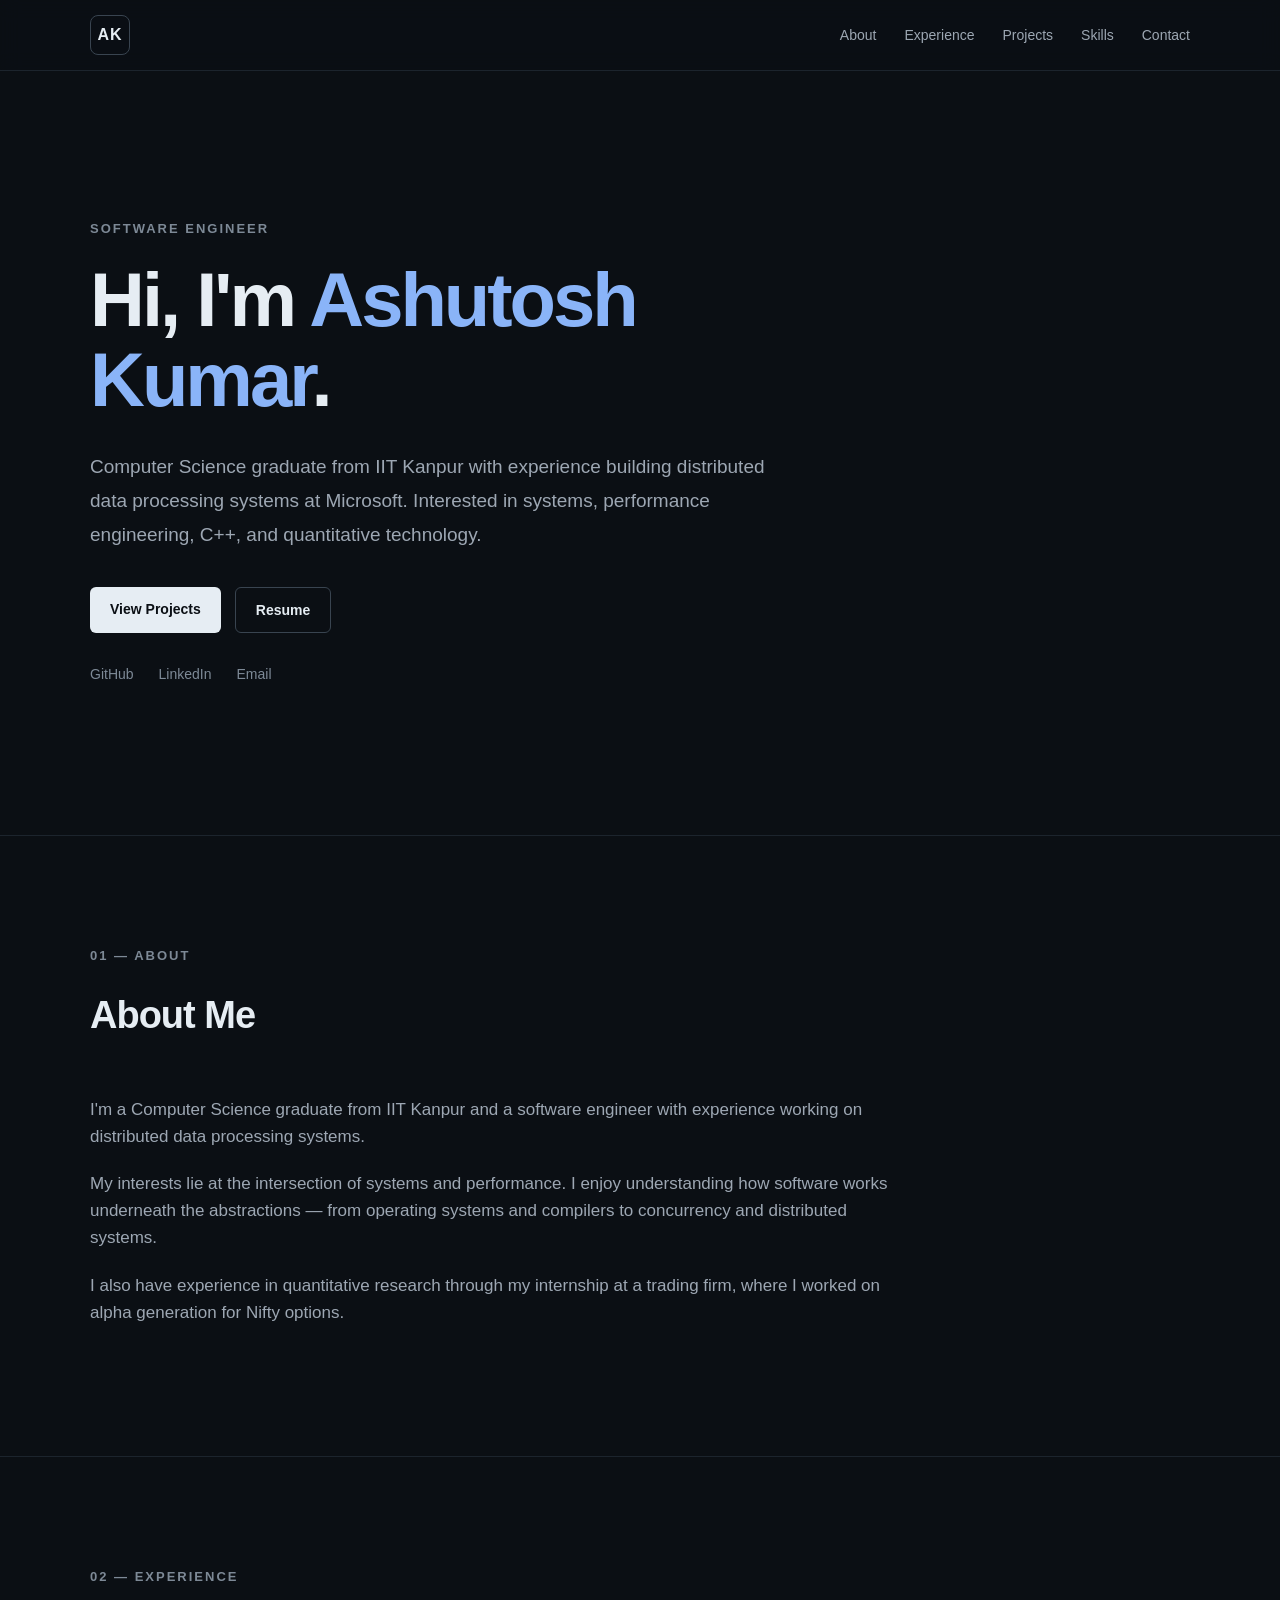
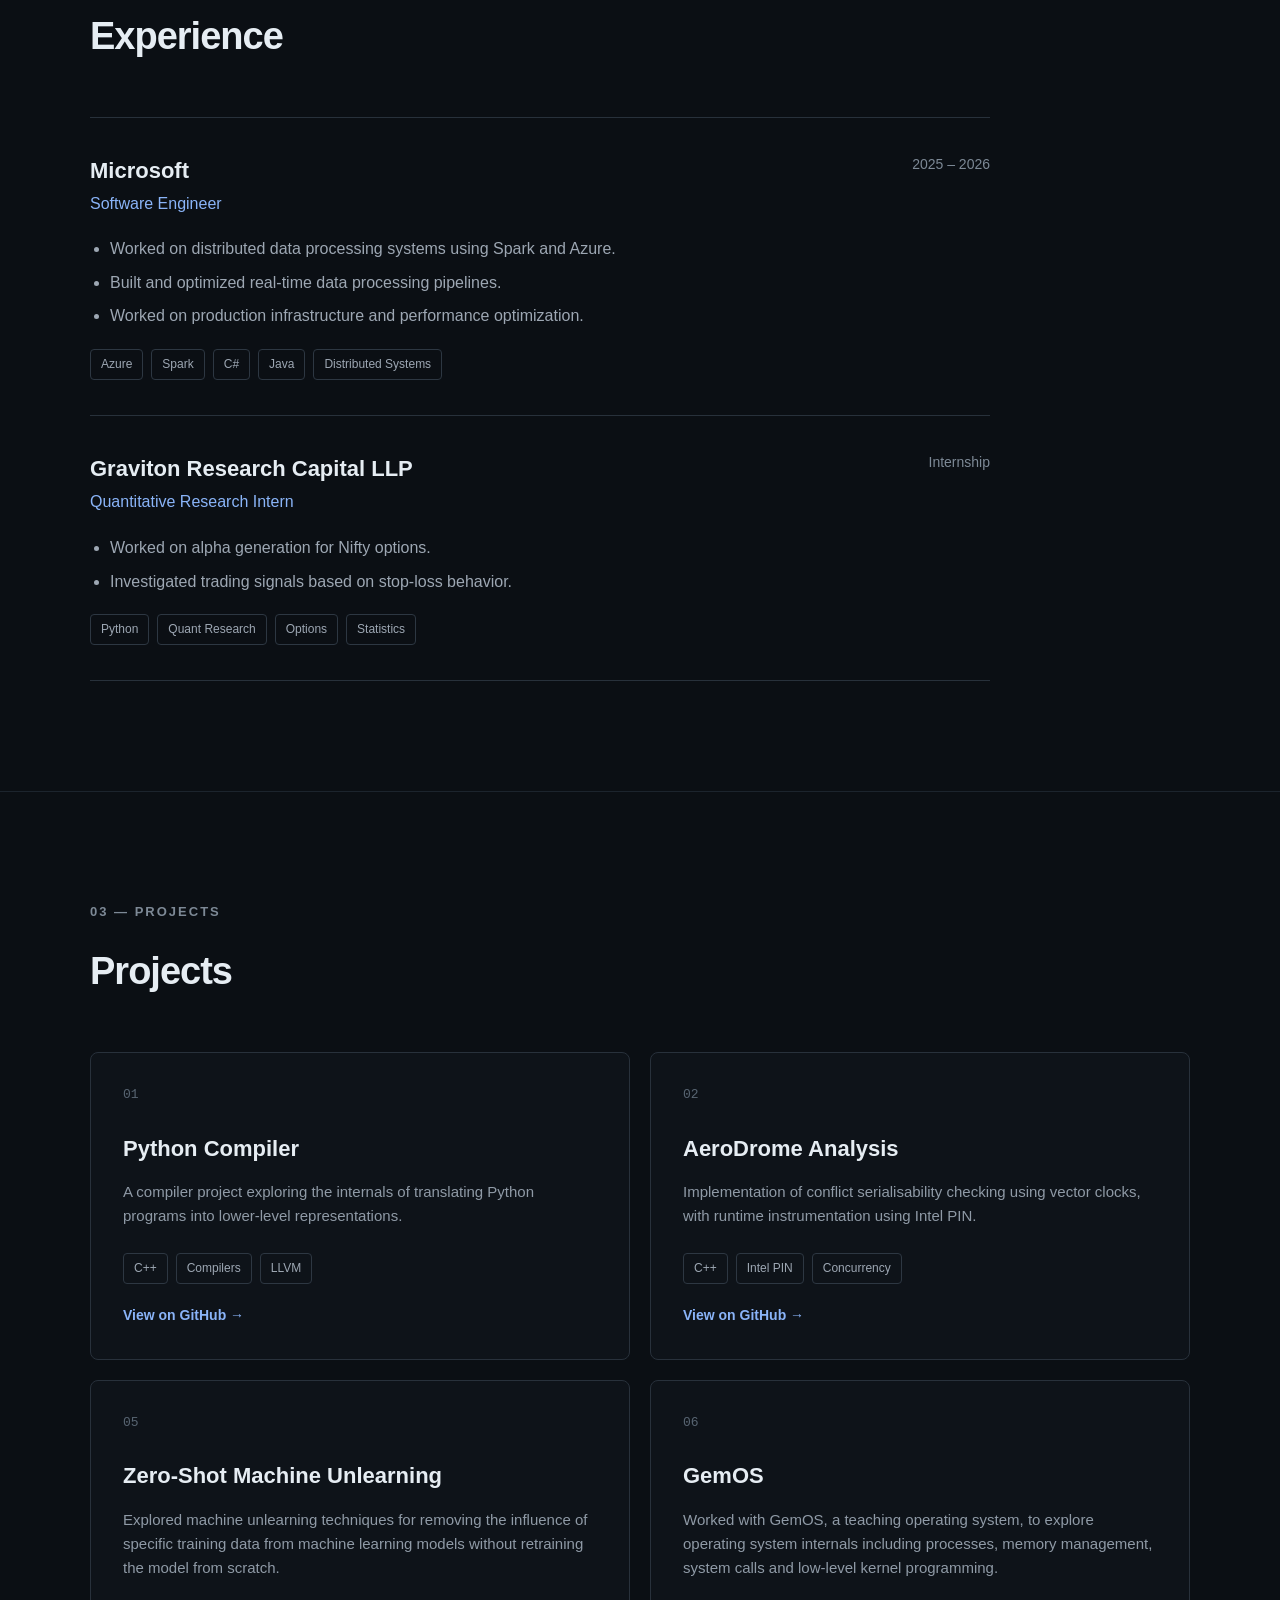
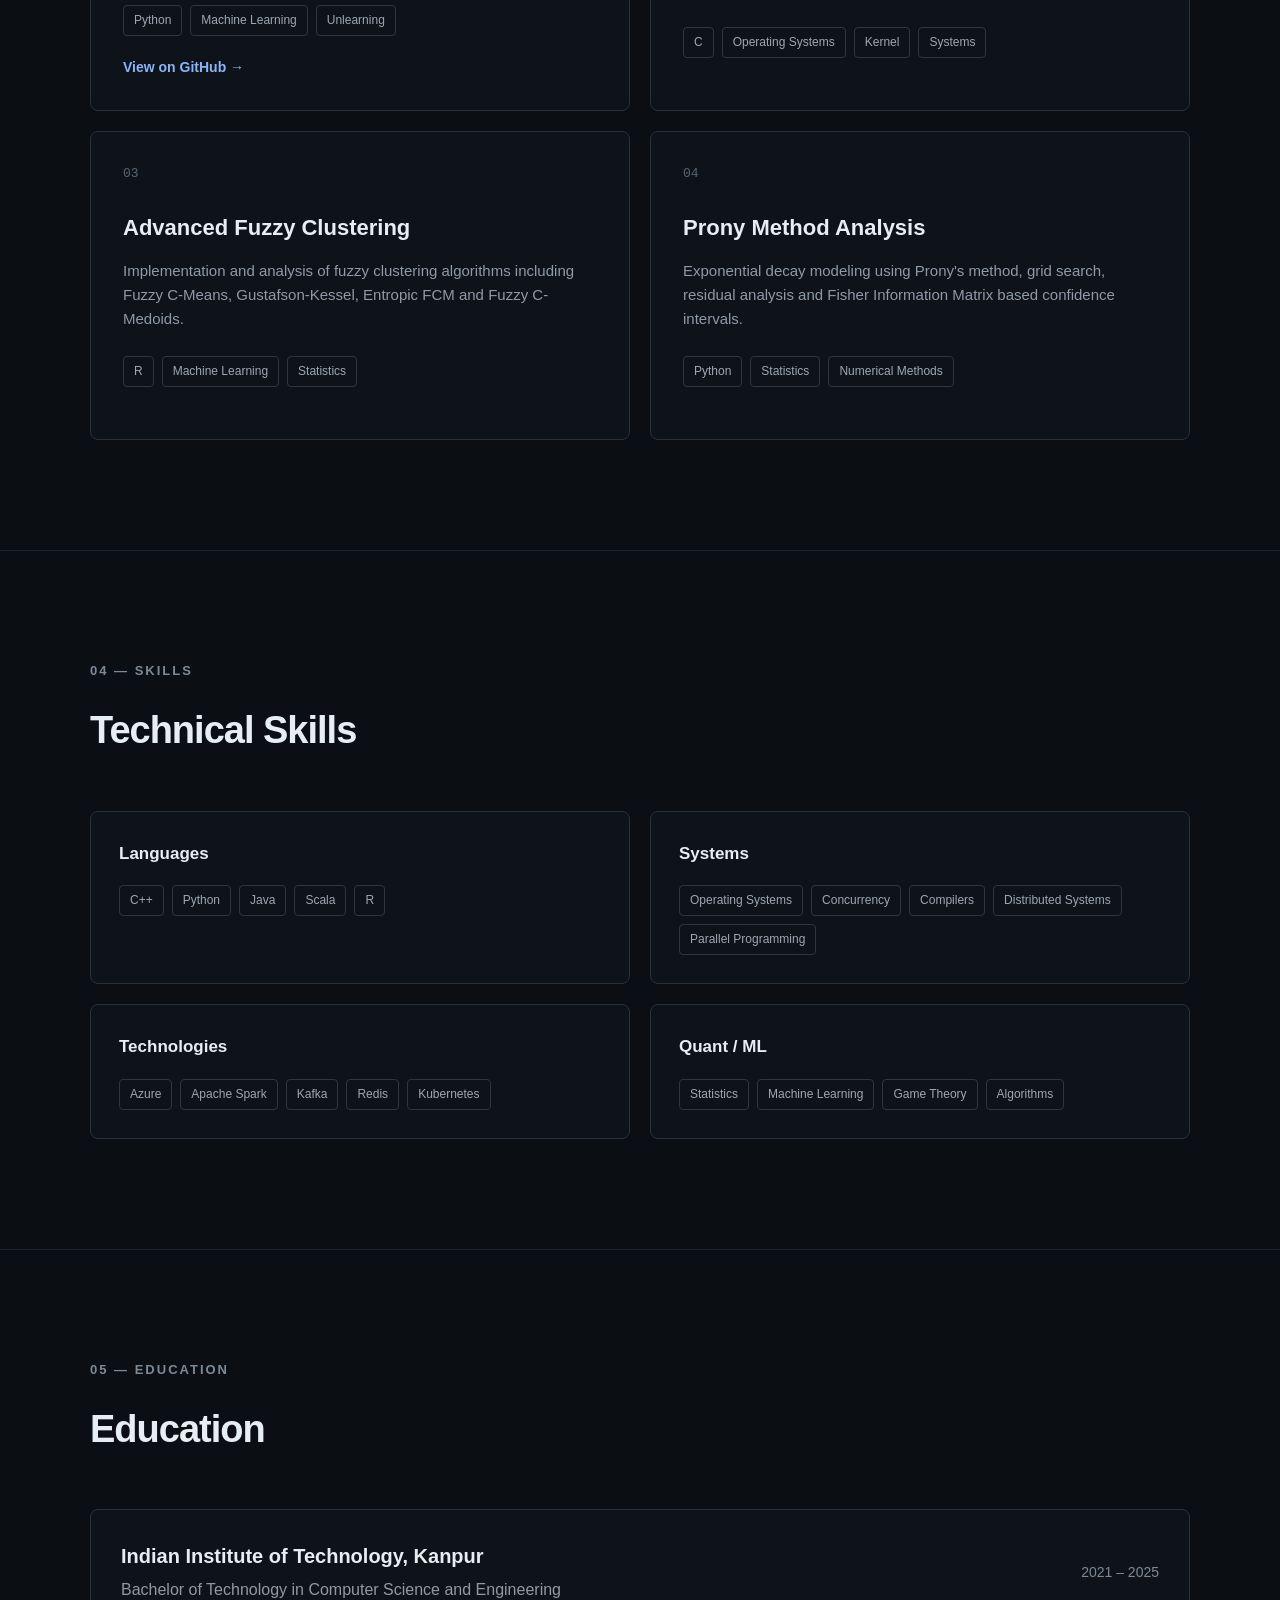
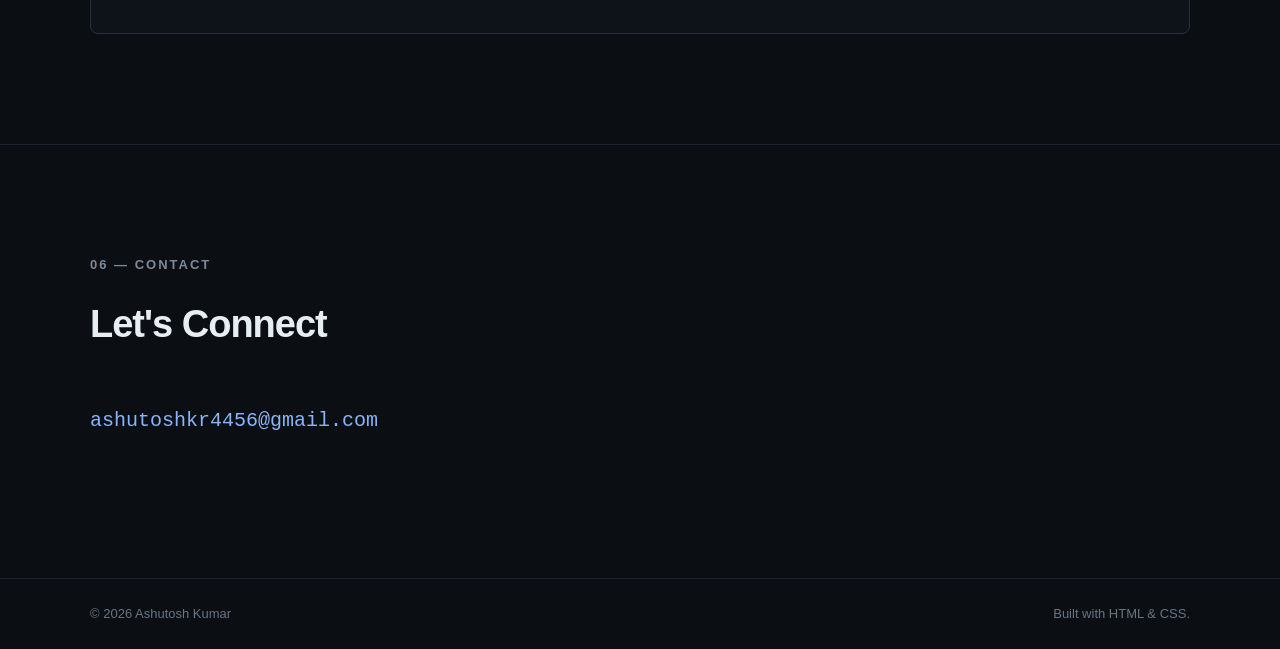
<file: index.html>
<!DOCTYPE html>
<html lang="en">
<head>
    <meta charset="UTF-8">
    <meta name="viewport" content="width=device-width, initial-scale=1.0">

    <title>Ashutosh Kumar | Software Engineer</title>

    <meta name="description"
          content="Ashutosh Kumar - Software Engineer, IIT Kanpur. Interested in systems, C++, distributed systems and quantitative development.">

    <link rel="stylesheet" href="style.css">
</head>

<body>

    <!-- Navigation -->
    <nav class="navbar">
        <div class="nav-container">
            <a href="#" class="logo">AK</a>

            <div class="nav-links">
                <a href="#about">About</a>
                <a href="#experience">Experience</a>
                <a href="#projects">Projects</a>
                <a href="#skills">Skills</a>
                <a href="#contact">Contact</a>
            </div>
        </div>
    </nav>


    <!-- Hero Section -->
    <section class="hero">
        <div class="hero-container">

            <div class="hero-text">
                <p class="eyebrow">SOFTWARE ENGINEER</p>

                <h1>
                    Hi, I'm <span>Ashutosh Kumar</span>.
                </h1>

                <p class="hero-description">
                    Computer Science graduate from IIT Kanpur with experience
                    building distributed data processing systems at Microsoft.
                    Interested in systems, performance engineering, C++,
                    and quantitative technology.
                </p>

                <div class="hero-buttons">
                    <a href="#projects" class="btn primary-btn">
                        View Projects
                    </a>

                    <a href="assets/Ashutosh_Kumar_Resume 8.pdf"
                       class="btn secondary-btn"
                       target="_blank">
                        Resume
                    </a>
                </div>

                <div class="social-links">
                    <a href="https://github.com/ashutoshkr4458"
                       target="_blank">
                        GitHub
                    </a>

                    <a href="https://www.linkedin.com/in/ashutoshk778/"
                       target="_blank">
                        LinkedIn
                    </a>

                    <a href="mailto:ashutoshkr4456@gmail.com">
                        Email
                    </a>
                </div>
            </div>

        </div>
    </section>


    <!-- About -->
    <section id="about" class="section">
        <div class="container">

            <p class="section-label">01 — ABOUT</p>

            <h2>About Me</h2>

            <div class="about-content">

                <p>
                    I'm a Computer Science graduate from IIT Kanpur and a
                    software engineer with experience working on distributed
                    data processing systems.
                </p>

                <p>
                    My interests lie at the intersection of systems and
                    performance. I enjoy understanding how software works
                    underneath the abstractions — from operating systems
                    and compilers to concurrency and distributed systems.
                </p>

                <p>
                    I also have experience in quantitative research through
                    my internship at a trading firm, where I worked on
                    alpha generation for Nifty options.
                </p>

            </div>

        </div>
    </section>


    <!-- Experience -->
    <section id="experience" class="section">
        <div class="container">

            <p class="section-label">02 — EXPERIENCE</p>

            <h2>Experience</h2>

            <div class="timeline">

                <!-- Microsoft -->
                <div class="experience-item">

                    <div class="experience-header">
                        <div>
                            <h3>Microsoft</h3>
                            <p class="role">Software Engineer</p>
                        </div>

                        <span class="date">
                            2025 – 2026
                        </span>
                    </div>

                    <ul>
                        <li>
                            Worked on distributed data processing systems
                            using Spark and Azure.
                        </li>

                        <li>
                            Built and optimized real-time data processing
                            pipelines.
                        </li>

                        <li>
                            Worked on production infrastructure and
                            performance optimization.
                        </li>
                    </ul>

                    <div class="tags">
                        <span>Azure</span>
                        <span>Spark</span>
                        <span>C#</span>
                        <span>Java</span>
                        <span>Distributed Systems</span>
                    </div>

                </div>


                <!-- Graviton -->
                <div class="experience-item">

                    <div class="experience-header">
                        <div>
                            <h3>Graviton Research Capital LLP</h3>
                            <p class="role">
                                Quantitative Research Intern
                            </p>
                        </div>

                        <span class="date">
                            Internship
                        </span>
                    </div>

                    <ul>
                        <li>
                            Worked on alpha generation for Nifty options.
                        </li>

                        <li>
                            Investigated trading signals based on
                            stop-loss behavior.
                        </li>
                    </ul>

                    <div class="tags">
                        <span>Python</span>
                        <span>Quant Research</span>
                        <span>Options</span>
                        <span>Statistics</span>
                    </div>

                </div>

            </div>

        </div>
    </section>


    <!-- Projects -->
    <section id="projects" class="section">
        <div class="container">

            <p class="section-label">03 — PROJECTS</p>

            <h2>Projects</h2>

            <div class="project-grid">

                <!-- Project 1 -->
                <article class="project-card">

                    <div class="project-number">
                        01
                    </div>

                    <h3>Python Compiler</h3>

                    <p>
                        A compiler project exploring the internals of
                        translating Python programs into lower-level
                        representations.
                    </p>

                    <div class="tags">
                        <span>C++</span>
                        <span>Compilers</span>
                        <span>LLVM</span>
                    </div>

                    <a href="https://github.com/ashutoshkr4458/Python-Compiler"
                       target="_blank"
                       class="project-link">
                        View on GitHub →
                    </a>

                </article>


                <!-- Project 2 -->
                <article class="project-card">

                    <div class="project-number">
                        02
                    </div>

                    <h3>AeroDrome Analysis</h3>

                    <p>
                        Implementation of conflict serialisability checking
                        using vector clocks, with runtime instrumentation
                        using Intel PIN.
                    </p>

                    <div class="tags">
                        <span>C++</span>
                        <span>Intel PIN</span>
                        <span>Concurrency</span>
                    </div>

                    <a href="https://github.com/ashutoshkr4458/AeroDrome-Analysis"
                       target="_blank"
                       class="project-link">
                        View on GitHub →
                    </a>

                </article>

            
                <!-- Project 5 -->
                <article class="project-card">

                    <div class="project-number">
                        05
                    </div>

                    <h3>Zero-Shot Machine Unlearning</h3>

                    <p>
                        Explored machine unlearning techniques for removing the influence
                        of specific training data from machine learning models without
                        retraining the model from scratch.
                    </p>

                    <div class="tags">
                        <span>Python</span>
                        <span>Machine Learning</span>
                        <span>Unlearning</span>
                    </div>

                    <a href="https://github.com/ashutoshkr4458/Zero-Shot-Machine-Unlearning"
                    target="_blank"
                    class="project-link">
                        View on GitHub →
                    </a>

                </article>


                <!-- Project 6 -->
                <article class="project-card">

                    <div class="project-number">
                        06
                    </div>

                    <h3>GemOS</h3>

                    <p>
                        Worked with GemOS, a teaching operating system, to explore
                        operating system internals including processes, memory management,
                        system calls and low-level kernel programming.
                    </p>

                    <div class="tags">
                        <span>C</span>
                        <span>Operating Systems</span>
                        <span>Kernel</span>
                        <span>Systems</span>
                    </div>

                    <!-- <a href="https://github.com/YOUR_USERNAME"
                    target="_blank"
                    class="project-link">
                        View on GitHub →
                    </a> -->

                </article>


                <!-- Project 3 -->
                <article class="project-card">

                    <div class="project-number">
                        03
                    </div>

                    <h3>Advanced Fuzzy Clustering</h3>

                    <p>
                        Implementation and analysis of fuzzy clustering
                        algorithms including Fuzzy C-Means, Gustafson-Kessel,
                        Entropic FCM and Fuzzy C-Medoids.
                    </p>

                    <div class="tags">
                        <span>R</span>
                        <span>Machine Learning</span>
                        <span>Statistics</span>
                    </div>

                    <!-- <a href="https://github.com/YOUR_USERNAME"
                       target="_blank"
                       class="project-link">
                        View on GitHub →
                    </a> -->

                </article>


                <!-- Project 4 -->
                <article class="project-card">

                    <div class="project-number">
                        04
                    </div>

                    <h3>Prony Method Analysis</h3>

                    <p>
                        Exponential decay modeling using Prony's method,
                        grid search, residual analysis and Fisher
                        Information Matrix based confidence intervals.
                    </p>

                    <div class="tags">
                        <span>Python</span>
                        <span>Statistics</span>
                        <span>Numerical Methods</span>
                    </div>

                    <!-- <a href="https://github.com/YOUR_USERNAME"
                       target="_blank"
                       class="project-link">
                        View on GitHub →
                    </a> -->

                </article>

            </div>

        </div>
    </section>


    <!-- Skills -->
    <section id="skills" class="section">
        <div class="container">

            <p class="section-label">04 — SKILLS</p>

            <h2>Technical Skills</h2>

            <div class="skills-grid">

                <div class="skill-group">
                    <h3>Languages</h3>

                    <div class="skill-list">
                        <span>C++</span>
                        <span>Python</span>
                        <span>Java</span>
                        <span>Scala</span>
                        <span>R</span>
                    </div>
                </div>


                <div class="skill-group">
                    <h3>Systems</h3>

                    <div class="skill-list">
                        <span>Operating Systems</span>
                        <span>Concurrency</span>
                        <span>Compilers</span>
                        <span>Distributed Systems</span>
                        <span>Parallel Programming</span>
                    </div>
                </div>


                <div class="skill-group">
                    <h3>Technologies</h3>

                    <div class="skill-list">
                        <span>Azure</span>
                        <span>Apache Spark</span>
                        <span>Kafka</span>
                        <span>Redis</span>
                        <span>Kubernetes</span>
                    </div>
                </div>


                <div class="skill-group">
                    <h3>Quant / ML</h3>

                    <div class="skill-list">
                        <span>Statistics</span>
                        <span>Machine Learning</span>
                        <span>Game Theory</span>
                        <span>Algorithms</span>
                    </div>
                </div>

            </div>

        </div>
    </section>


    <!-- Education -->
    <section class="section">
        <div class="container">

            <p class="section-label">05 — EDUCATION</p>

            <h2>Education</h2>

            <div class="education-card">

                <div>
                    <h3>Indian Institute of Technology, Kanpur</h3>

                    <p>
                        Bachelor of Technology in Computer Science
                        and Engineering
                    </p>
                </div>

                <span class="date">
                    2021 – 2025
                </span>

            </div>

        </div>
    </section>



<!-- Contact -->
<section id="contact" class="section contact-section">

    <div class="container">

        <p class="section-label">06 — CONTACT</p>

        <h2>Let's Connect</h2>

        <a href="mailto:ashutoshkr4456@gmail.com" class="email-link">
            ashutoshkr4456@gmail.com
        </a>

    </div>

</section>


    <!-- Footer -->
    <footer>

        <div class="container footer-content">

            <p>
                © 2026 Ashutosh Kumar
            </p>

            <p>
                Built with HTML & CSS.
            </p>

        </div>

    </footer>

</body>
</html>
</file>
<file: style.css>
/* =========================================
   Base
   ========================================= */

* {
    margin: 0;
    padding: 0;
    box-sizing: border-box;
}

html {
    scroll-behavior: smooth;
}

body {
    font-family:
        -apple-system,
        BlinkMacSystemFont,
        "Segoe UI",
        Roboto,
        Helvetica,
        Arial,
        sans-serif;

    background: #0b0f14;
    color: #e6edf3;
    line-height: 1.6;
}

a {
    color: inherit;
    text-decoration: none;
}

.container {
    width: min(1100px, 90%);
    margin: 0 auto;
}


/* =========================================
   Navigation
   ========================================= */

.navbar {
    position: sticky;
    top: 0;
    z-index: 100;

    background: rgba(11, 15, 20, 0.9);
    border-bottom: 1px solid #1c242d;

    backdrop-filter: blur(10px);
}

.nav-container {
    width: min(1100px, 90%);
    margin: auto;

    height: 70px;

    display: flex;
    align-items: center;
    justify-content: space-between;
}

.logo {
    width: 40px;
    height: 40px;

    display: flex;
    align-items: center;
    justify-content: center;

    border: 1px solid #394450;
    border-radius: 8px;

    font-weight: 700;
    letter-spacing: 1px;

    transition: 0.2s;
}

.logo:hover {
    background: #161d25;
}

.nav-links {
    display: flex;
    gap: 28px;
}

.nav-links a {
    color: #9da7b3;
    font-size: 14px;

    transition: color 0.2s;
}

.nav-links a:hover {
    color: #ffffff;
}


/* =========================================
   Hero
   ========================================= */

.hero {
    min-height: 85vh;

    display: flex;
    align-items: center;

    border-bottom: 1px solid #1c242d;
}

.hero-container {
    width: min(1100px, 90%);
    margin: auto;
}

.hero-text {
    max-width: 800px;
}

.eyebrow,
.section-label {
    color: #7d8996;

    font-size: 13px;
    font-weight: 600;

    letter-spacing: 2px;
}

.eyebrow {
    margin-bottom: 20px;
}

.hero h1 {
    font-size: clamp(42px, 7vw, 76px);
    line-height: 1.05;

    letter-spacing: -3px;

    margin-bottom: 30px;
}

.hero h1 span {
    color: #8ab4f8;
}

.hero-description {
    max-width: 700px;

    color: #9da7b3;

    font-size: 19px;
    line-height: 1.8;

    margin-bottom: 35px;
}


/* =========================================
   Buttons
   ========================================= */

.hero-buttons {
    display: flex;
    gap: 14px;

    margin-bottom: 30px;
}

.btn {
    display: inline-block;

    padding: 11px 20px;

    border-radius: 6px;

    font-size: 14px;
    font-weight: 600;

    transition: 0.2s;
}

.primary-btn {
    background: #e6edf3;
    color: #0b0f14;
}

.primary-btn:hover {
    background: #ffffff;
    transform: translateY(-2px);
}

.secondary-btn {
    border: 1px solid #394450;
    color: #e6edf3;
}

.secondary-btn:hover {
    background: #161d25;
}


/* =========================================
   Social Links
   ========================================= */

.social-links {
    display: flex;
    gap: 25px;
}

.social-links a {
    color: #7d8996;

    font-size: 14px;

    border-bottom: 1px solid transparent;

    transition: 0.2s;
}

.social-links a:hover {
    color: #e6edf3;
    border-bottom-color: #e6edf3;
}


/* =========================================
   Sections
   ========================================= */

.section {
    padding: 110px 0;

    border-bottom: 1px solid #1c242d;
}

.section-label {
    margin-bottom: 18px;
}

.section h2 {
    font-size: 38px;
    letter-spacing: -1px;

    margin-bottom: 50px;
}


/* =========================================
   About
   ========================================= */

.about-content {
    max-width: 800px;
}

.about-content p {
    color: #9da7b3;

    font-size: 17px;

    margin-bottom: 20px;
}


/* =========================================
   Experience
   ========================================= */

.timeline {
    max-width: 900px;
}

.experience-item {
    padding: 35px 0;

    border-top: 1px solid #28313b;
}

.experience-item:last-child {
    border-bottom: 1px solid #28313b;
}

.experience-header {
    display: flex;
    justify-content: space-between;
    gap: 30px;

    margin-bottom: 20px;
}

.experience-header h3 {
    font-size: 22px;
}

.role {
    color: #8ab4f8;
    margin-top: 3px;
}

.date {
    color: #7d8996;
    font-size: 14px;
    white-space: nowrap;
}

.experience-item ul {
    margin-left: 20px;
    margin-bottom: 20px;

    color: #9da7b3;
}

.experience-item li {
    margin-bottom: 8px;
}


/* =========================================
   Tags
   ========================================= */

.tags {
    display: flex;
    flex-wrap: wrap;
    gap: 8px;
}

.tags span,
.skill-list span {
    display: inline-block;

    padding: 5px 10px;

    border: 1px solid #2d3742;
    border-radius: 4px;

    color: #9da7b3;

    font-size: 12px;
}


/* =========================================
   Projects
   ========================================= */

.project-grid {
    display: grid;

    grid-template-columns: repeat(2, 1fr);

    gap: 20px;
}

.project-card {
    position: relative;

    padding: 32px;

    min-height: 300px;

    display: flex;
    flex-direction: column;

    border: 1px solid #28313b;
    border-radius: 8px;

    background: #0e1319;

    transition:
        transform 0.2s,
        border-color 0.2s;
}

.project-card:hover {
    transform: translateY(-4px);
    border-color: #4a5663;
}

.project-number {
    color: #586572;

    font-family: monospace;
    font-size: 13px;

    margin-bottom: 25px;
}

.project-card h3 {
    font-size: 22px;

    margin-bottom: 14px;
}

.project-card p {
    color: #8f9aa6;

    font-size: 15px;

    margin-bottom: 25px;
}

.project-card .tags {
    margin-top: auto;
    margin-bottom: 20px;
}

.project-link {
    color: #8ab4f8;

    font-size: 14px;
    font-weight: 600;
}

.project-link:hover {
    text-decoration: underline;
}


/* =========================================
   Skills
   ========================================= */

.skills-grid {
    display: grid;

    grid-template-columns: repeat(2, 1fr);

    gap: 20px;
}

.skill-group {
    padding: 28px;

    border: 1px solid #28313b;
    border-radius: 8px;

    background: #0e1319;
}

.skill-group h3 {
    font-size: 17px;

    margin-bottom: 18px;
}

.skill-list {
    display: flex;
    flex-wrap: wrap;

    gap: 8px;
}


/* =========================================
   Education
   ========================================= */

.education-card {
    display: flex;
    justify-content: space-between;
    align-items: center;

    padding: 30px;

    border: 1px solid #28313b;
    border-radius: 8px;

    background: #0e1319;
}

.education-card h3 {
    font-size: 20px;
    margin-bottom: 5px;
}

.education-card p {
    color: #8f9aa6;
}


/* =========================================
   Contact
   ========================================= */

.contact-section {
    padding-bottom: 140px;
}

.contact-description {
    max-width: 650px;

    color: #9da7b3;

    font-size: 18px;

    margin-bottom: 30px;
}

.email-link {
    display: inline-block;

    color: #8ab4f8;

    font-size: 20px;
    font-family: monospace;

    border-bottom: 1px solid transparent;

    transition: 0.2s;
}

.email-link:hover {
    color: #ffffff;
    border-bottom-color: #ffffff;
}

/* =========================================
   Footer
   ========================================= */

footer {
    padding: 25px 0;

    color: #687582;

    font-size: 13px;
}

.footer-content {
    display: flex;
    justify-content: space-between;
}


/* =========================================
   Responsive Design
   ========================================= */

@media (max-width: 700px) {

    .nav-container {
        height: 60px;
    }

    .nav-links {
        display: none;
    }

    .hero {
        min-height: 80vh;
    }

    .hero h1 {
        font-size: 46px;
        letter-spacing: -2px;
    }

    .hero-description {
        font-size: 16px;
    }

    .hero-buttons {
        flex-wrap: wrap;
    }

    .section {
        padding: 80px 0;
    }

    .section h2 {
        font-size: 32px;
        margin-bottom: 35px;
    }

    .project-grid,
    .skills-grid {
        grid-template-columns: 1fr;
    }

    .experience-header {
        flex-direction: column;
        gap: 5px;
    }

    .education-card {
        flex-direction: column;
        align-items: flex-start;
        gap: 15px;
    }

    .footer-content {
        flex-direction: column;
        gap: 8px;
    }
}
</file>
